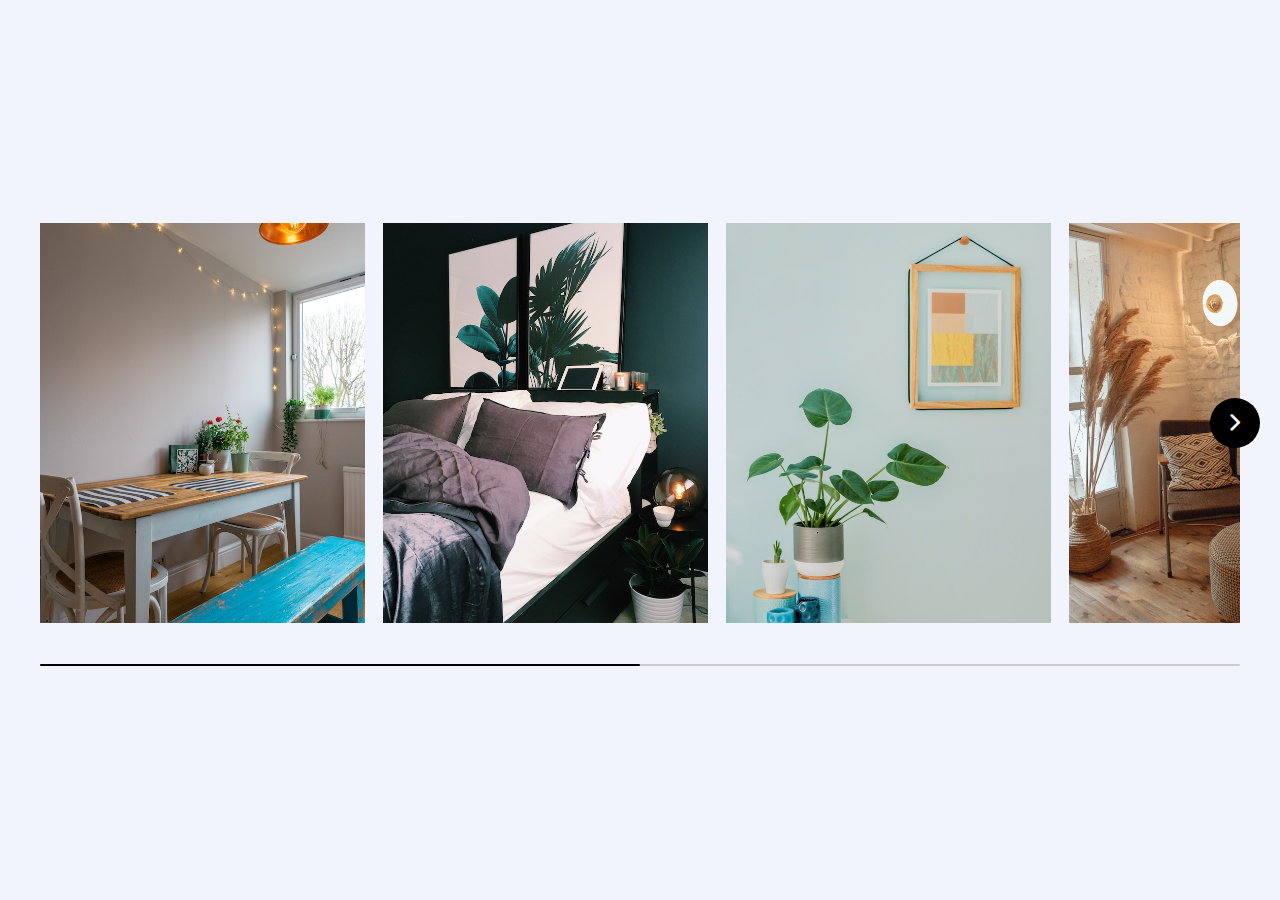
<file: image-slider/index.html>
<!DOCTYPE html>
<html lang="en">
<head>
    <meta charset="UTF-8">
    <meta name="viewport" content="width=device-width, initial-scale=1.0">
    <title>Image Slider</title>
    <link rel="stylesheet" href="style.css">
    <link rel="stylesheet" href="https://fonts.googleapis.com/css2?family=Material+Symbols+Rounded:opsz,wght,FILL,GRAD@48,400,0,0">
    <script src="script.js" defer></script>
</head>
<body>

    <div class="container">
        <div class="slider-wrapper">
            <button id="prev-slide" class="slide-button material-symbols-rounded">chevron_left</button>
            <div class="image-list">
                <img src="images/img-1.jpg" class="image-item">
                <img src="images/img-2.jpg" class="image-item">
                <img src="images/img-3.jpg" class="image-item">
                <img src="images/img-4.jpg" class="image-item">
                <img src="images/img-5.jpg" class="image-item">
                <img src="images/img-6.jpg" class="image-item">
                <img src="images/img-7.jpg" class="image-item">
                <img src="images/img-8.jpg" class="image-item">
                <img src="images/img-9.jpg" class="image-item">
                <img src="images/img-10.jpg" class="image-item">
            </div>
            <button id="next-slide" class="slide-button material-symbols-rounded">chevron_right</button>
        </div>

        <div class="slider-scrollbar">
            <div class="scrollbar-track">
                <div class="scrollbar-thumb"></div>
            </div>
        </div>
    </div>

    


    
</body>
</html>
</file>
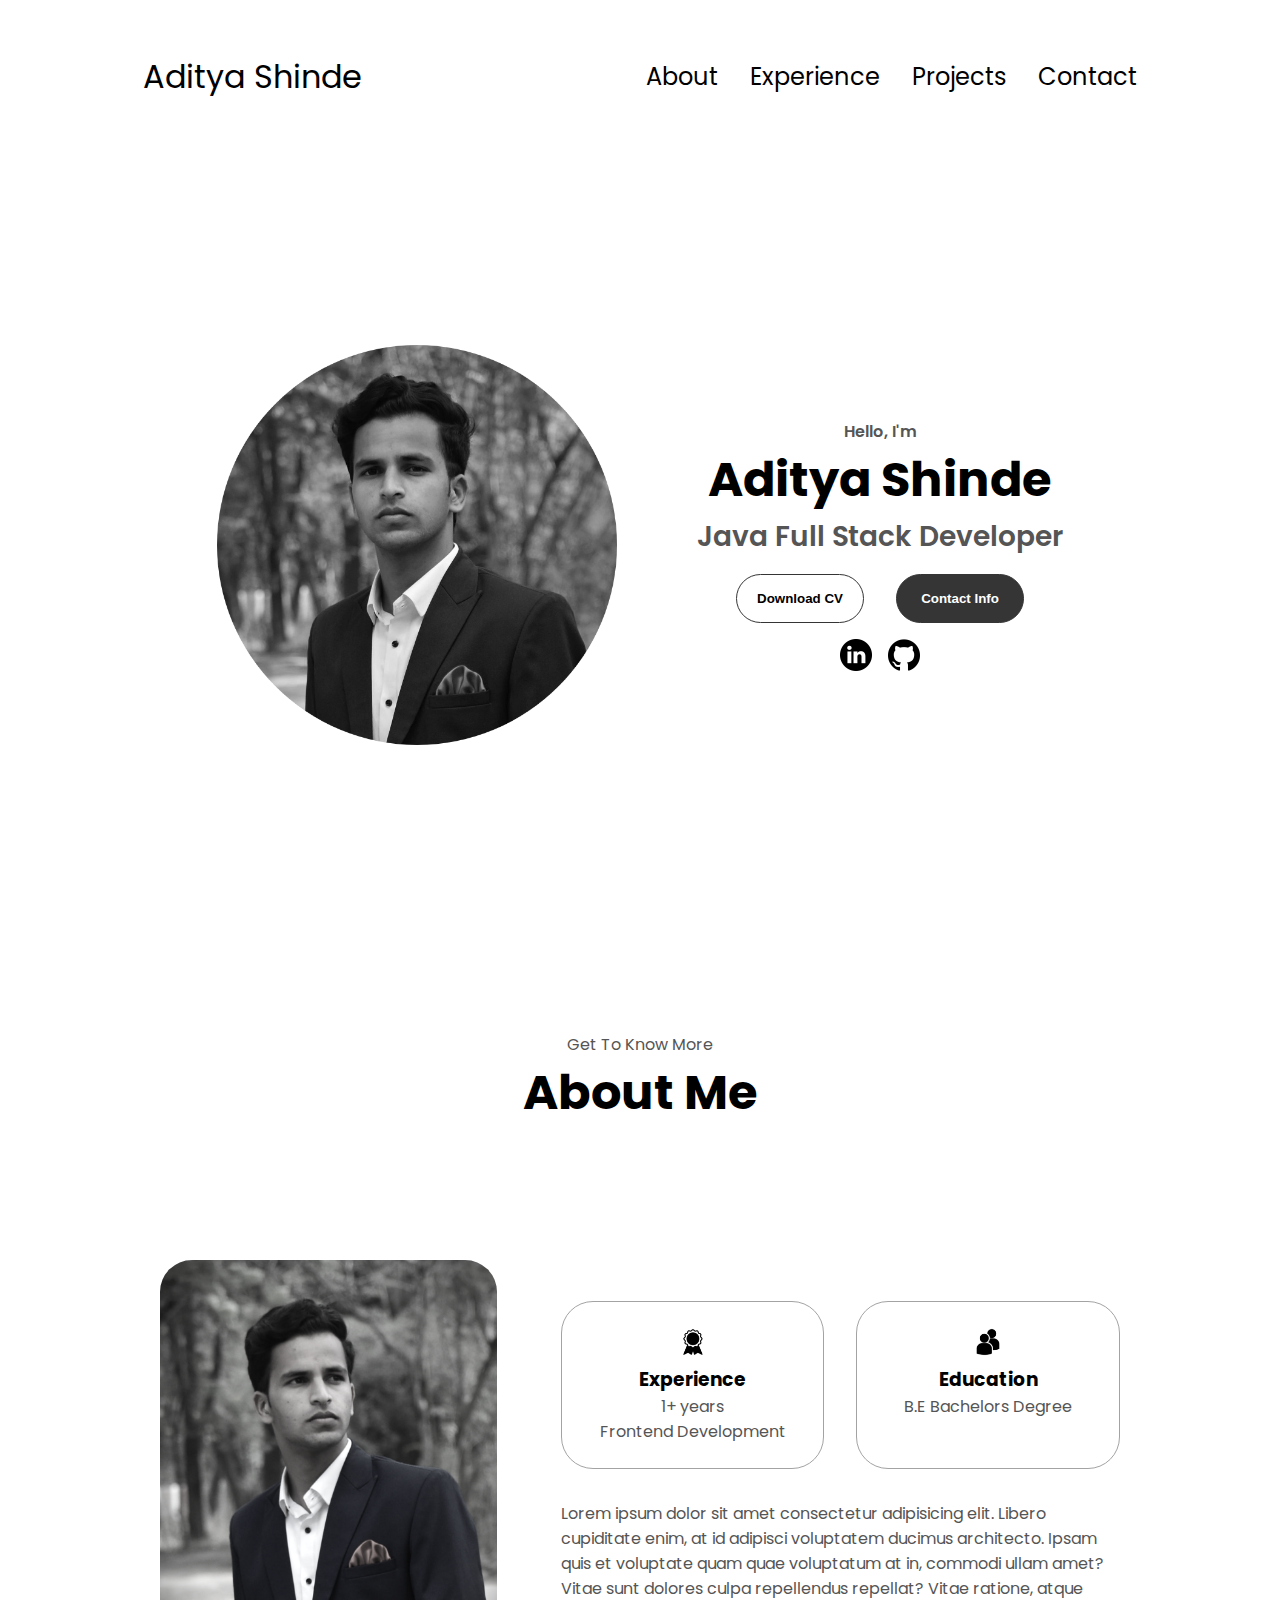
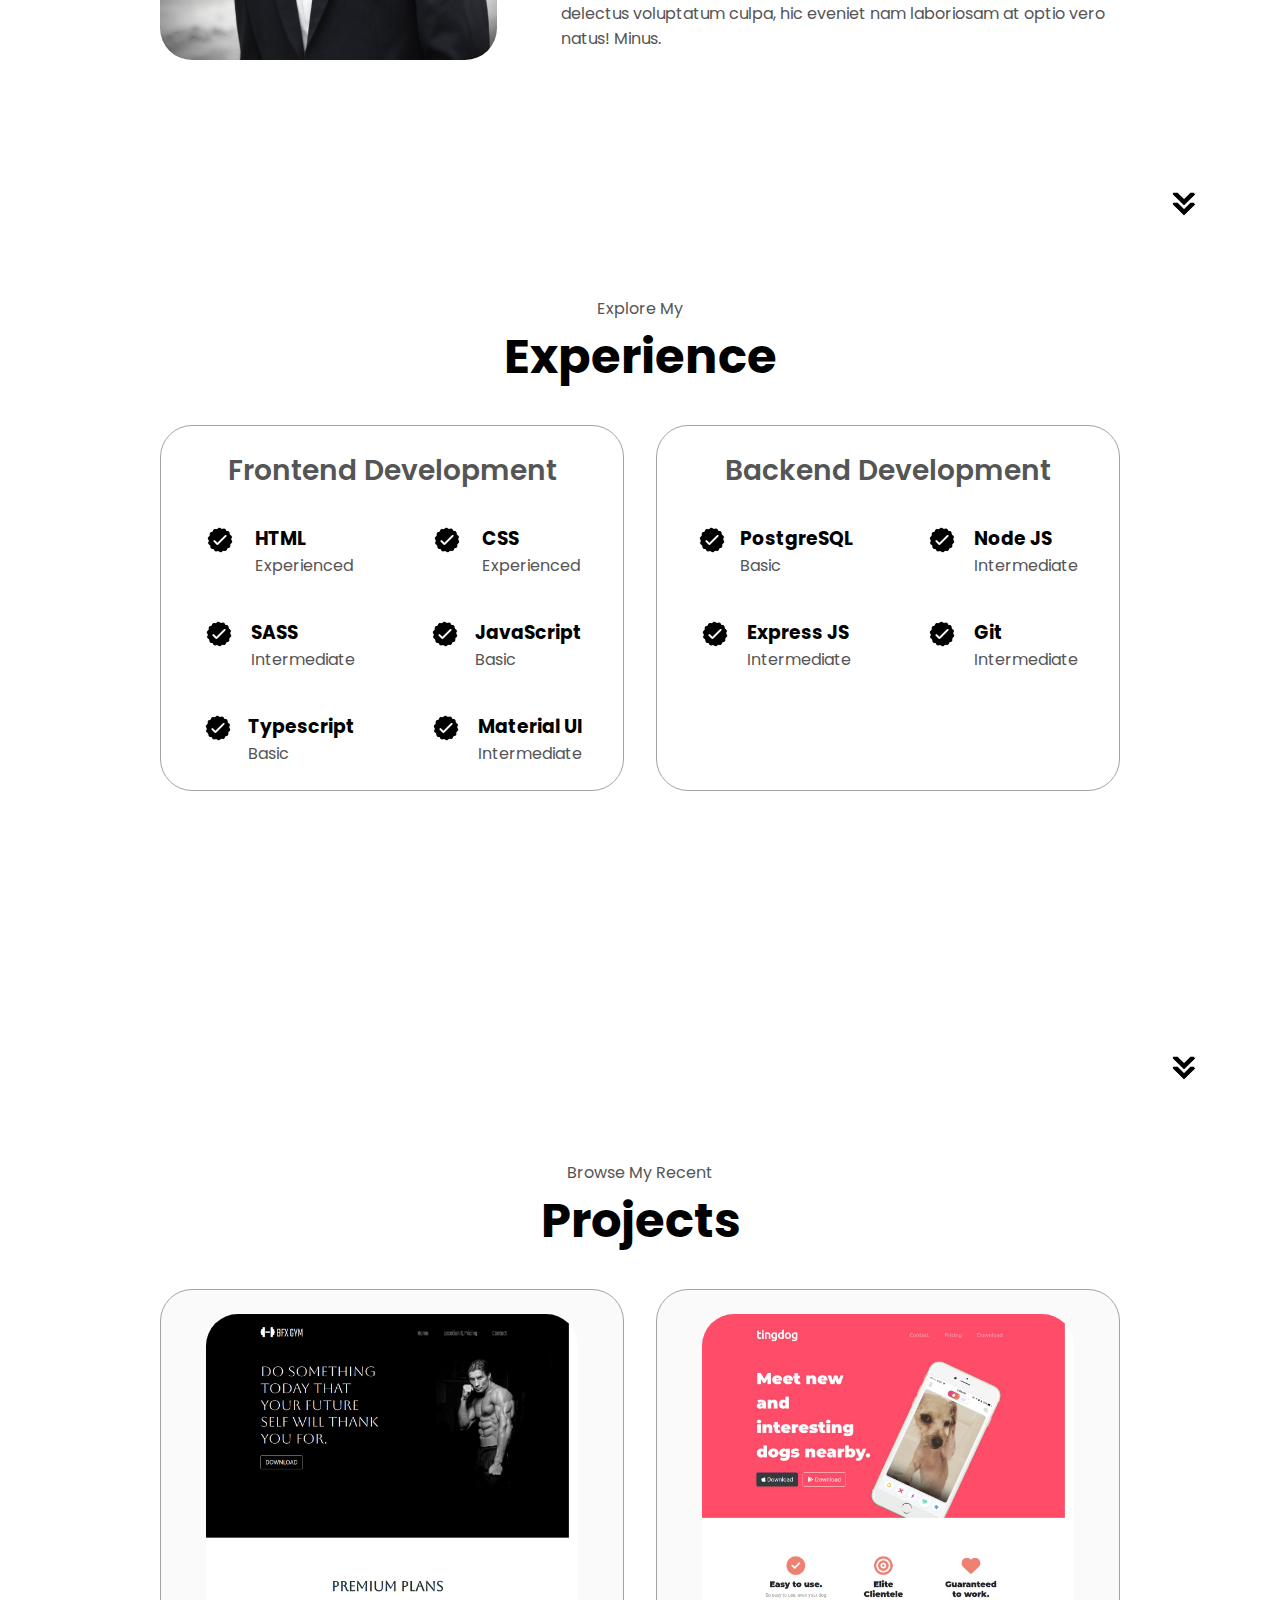
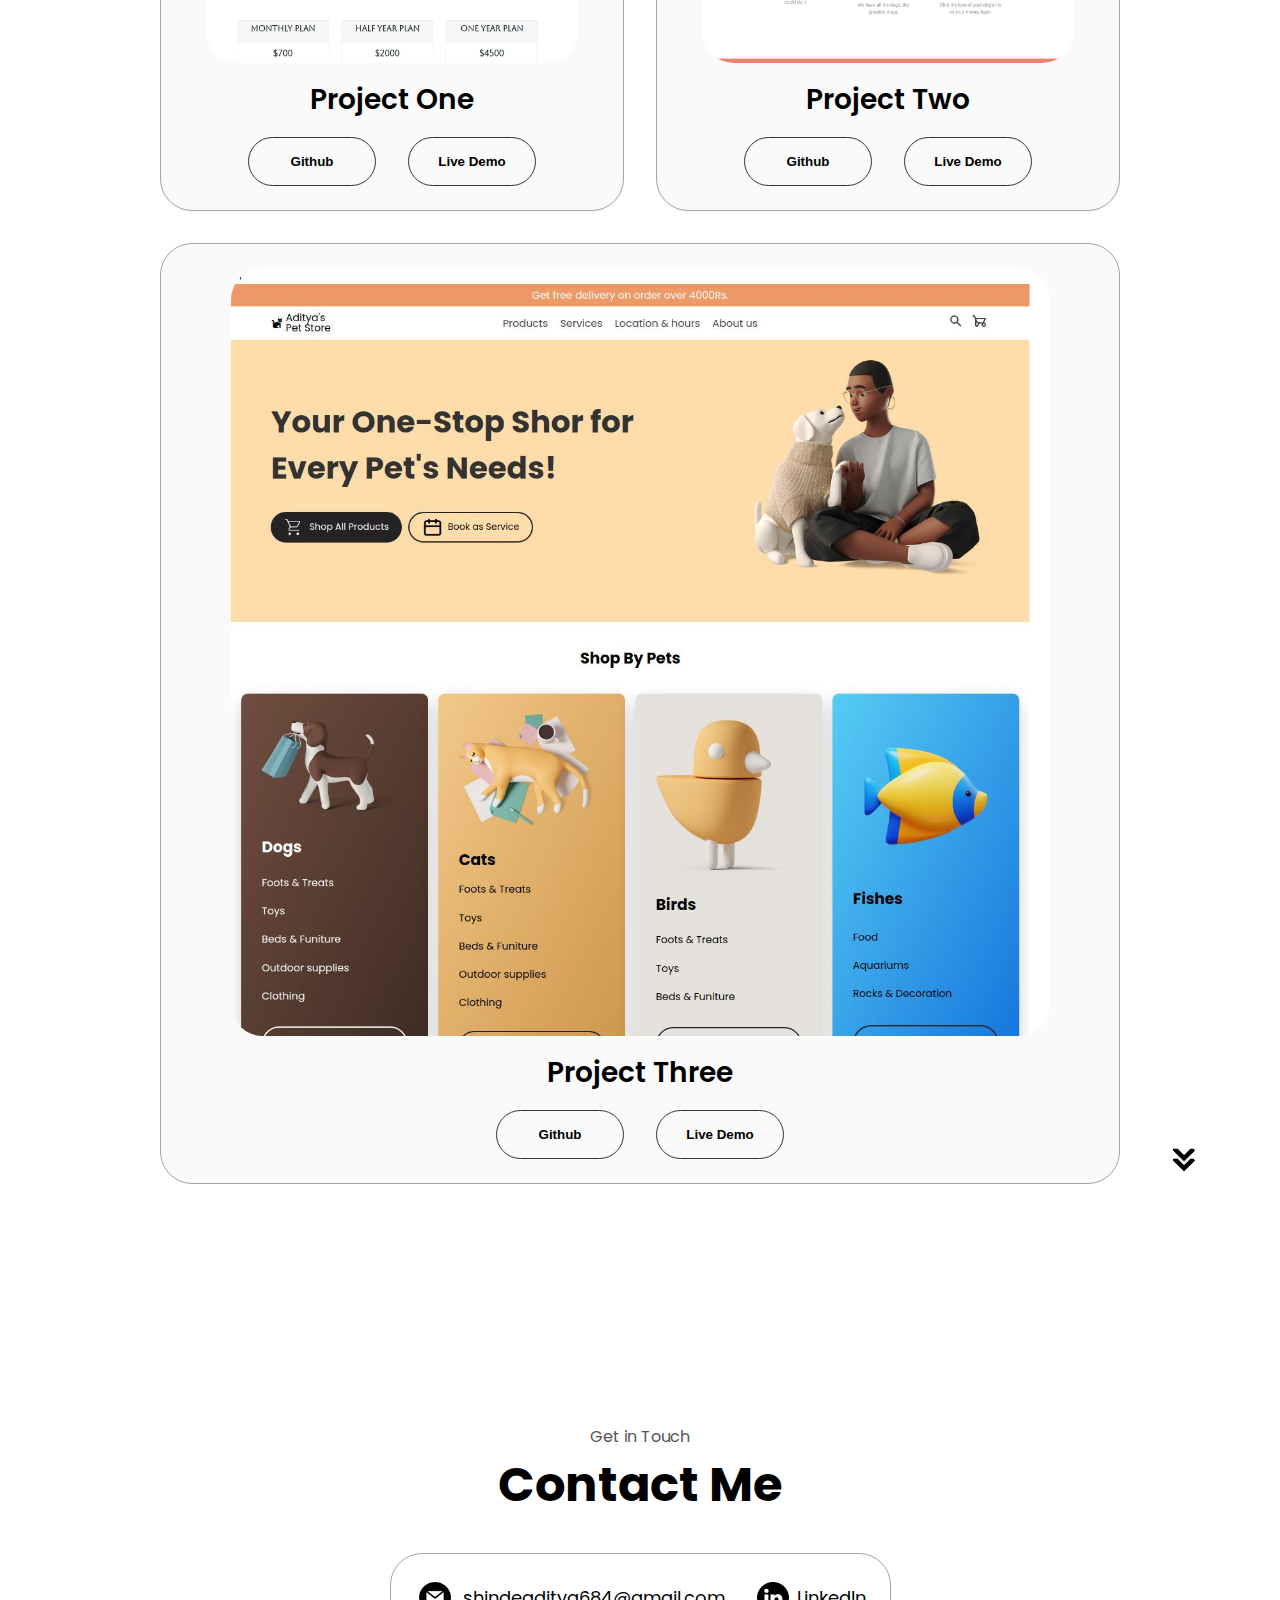
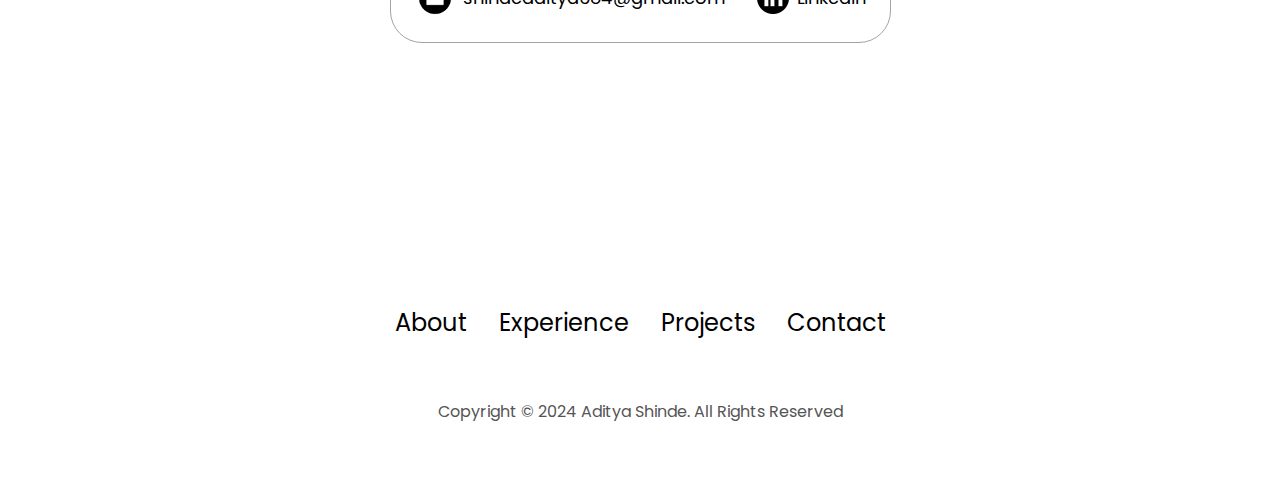
<file: Portfolio-Website/index.html>
<!DOCTYPE html>
<html lang="en">
<head>
    <meta charset="UTF-8">
    <meta name="viewport" content="width=device-width, initial-scale=1.0">
    <title>My Portfolio</title>
    <link rel="stylesheet" href="style.css">
    <link rel="stylesheet" href="mediaqueries.css">
</head>
<body>
    <nav id="desktop-nav">
        <div class="logo">Aditya Shinde</div>
        <div>
          <ul class="nav-links">
            <li><a href="#about">About</a></li>
            <li><a href="#experience">Experience</a></li>
            <li><a href="#projects">Projects</a></li>
            <li><a href="#contact">Contact</a></li>
          </ul>
        </div>
      </nav>
      <nav id="hamburger-nav">
        <div class="logo">Aditya Shinde</div>
        <div class="hamburger-menu">
          <div class="hamburger-icon" onclick="toggleMenu()">
            <span></span>
            <span></span>
            <span></span>
          </div>
          <div class="menu-links">
            <li><a href="#about" onclick="toggleMenu()">About</a></li>
            <li><a href="#experience" onclick="toggleMenu()">Experience</a></li>
            <li><a href="#projects" onclick="toggleMenu()">Projects</a></li>
            <li><a href="#contact" onclick="toggleMenu()">Contact</a></li>
          </div>
        </div>
      </nav>

      <section id="profile">
        <div class="section__pic-container">
            <img src="assets/my-img.png" alt="Aditya Profile Picture">
        </div>
        <div class="section__text">
            <p class="section__text__p1">Hello, I'm</p>
            <h1 class="title">Aditya Shinde</h1>
            <p class="section__text__p2">Java Full Stack Developer</p>
            <div class="btn-container">
                <button class="btn btn-color-2" onclick="window.open('./assets/resume-example.pdf')">Download CV</button>

                <button class="btn btn-color-1" onclick="location.href='./#contact'">Contact Info</button>
            </div>
            <div id="socials-container">
                <img src="assets/linkedin.png" alt="My Linkedin profile" class="icon" onclick="location.href='https://www.linkedin.com/in/aditya-shinde-18000522a/'">

                <img src="assets/github.png" alt="My Github profile" class="icon" onclick="location.href='https://github.com/shindeaditya685'">
            </div>
        </div>
      </section>

      <section id="about">
        <p class="section__text__p1"> Get To Know More</p>
        <h1 class="title">About Me</h1>
        <div class="section-container">
            <div class="section__pic-container">
                <img src="assets/about-pic-2.png" alt="Profile Picture" class="about-pic"/>
            </div>
            <div class="about-details-container">
                <div class="about-containers">
                    <div class="details-container">
                        <img src="assets/experience.png" alt="Experience icon" class="icon"/>

                        <h3>Experience</h3>
                        <p>1+ years <br> Frontend Development</p>
                    </div>
                    <div class="details-container">
                        <img src="assets/education.png" alt="education icon" class="icon"/>

                        <h3>Education</h3>
                        <p>B.E Bachelors Degree</p>
                    </div>
                </div>
                <div class="text-container">
                    <p>Lorem ipsum dolor sit amet consectetur adipisicing elit. Libero cupiditate enim, at id adipisci voluptatem ducimus architecto. Ipsam quis et voluptate quam quae voluptatum at in, commodi ullam amet? Vitae sunt dolores culpa repellendus repellat? Vitae ratione, atque delectus voluptatum culpa, hic eveniet nam laboriosam at optio vero natus! Minus.</p>
                </div>
            </div>
        </div>
        <img src="assets/arrow.png" alt="Arrow icon" class="icon arrow" onclick="location.href='./#experience'">
      </section>

      <section id="experience">
        <p class="section__text__p1">Explore My</p>
        <h1 class="title">Experience</h1>
        <div class="experience-details-container">
            <div class="about-containers">
                <div class="details-container">
                    <h2 class="experience-sub-title">Frontend Development</h2>
                    <div class="article-container">
                        <article>
                            <img src="assets/checkmark.png" alt="Experience icon" class="icon">
                            <div>
                                <h3>HTML</h3>
                                <p>Experienced</p>
                            </div>
                        </article>

                        <article>
                            <img src="assets/checkmark.png" alt="Experience icon" class="icon">
                            <div>
                                <h3>CSS</h3>
                                <p>Experienced</p>
                            </div>
                        </article>

                        <article>
                            <img src="assets/checkmark.png" alt="Experience icon" class="icon">
                            <div>
                                <h3>SASS</h3>
                                <p>Intermediate</p>
                            </div>
                        </article>

                        <article>
                            <img src="assets/checkmark.png" alt="Experience icon" class="icon">
                            <div>
                                <h3>JavaScript</h3>
                                <p>Basic</p>
                            </div>
                        </article>

                        <article>
                            <img src="assets/checkmark.png" alt="Experience icon" class="icon">
                            <div>
                                <h3>Typescript</h3>
                                <p>Basic</p>
                            </div>
                        </article>

                        <article>
                            <img src="assets/checkmark.png" alt="Experience icon" class="icon">
                            <div>
                                <h3>Material UI</h3>
                                <p>Intermediate</p>
                            </div>
                        </article>
                    </div>
                </div>
                <div class="details-container">
                    <h2 class="experience-sub-title">Backend Development</h2>
                    <div class="article-container">
                        <article>
                            <img src="assets/checkmark.png" alt="Experience icon" class="icon">
                            <div>
                                <h3>PostgreSQL</h3>
                                <p>Basic</p>
                            </div>
                        </article>

                        <article>
                            <img src="assets/checkmark.png" alt="Experience icon" class="icon">
                            <div>
                                <h3>Node JS</h3>
                                <p>Intermediate</p>
                            </div>
                        </article>

                        <article>
                            <img src="assets/checkmark.png" alt="Experience icon" class="icon">
                            <div>
                                <h3>Express JS</h3>
                                <p>Intermediate</p>
                            </div>
                        </article>

                        <article>
                            <img src="assets/checkmark.png" alt="Experience icon" class="icon">
                            <div>
                                <h3>Git</h3>
                                <p>Intermediate</p>
                            </div>
                        </article>
                    </div>
                </div>
            </div>
        </div>
        <img src="assets/arrow.png" alt="Arrow icon" class="icon arrow" onclick="location.href='./#projects'"/>
        
      </section>
    
      <section id="projects">
        <p class="section__text__p1">Browse My Recent</p>
        <h1 class="title">Projects</h1>
        <div class="experience-details-container">
            <div class="about-containers">
                <div class="details-container color-container">
                    <div class="article-container">
                        <img src="assets/bfx-web.jpg" alt="Project 1" class="project-img">
                    </div>
                    <h2 class="experience-sub-title project-title">Project One</h2>
                    <div class="btn-container">
                        <button class="btn btn-color-2 prject-btn" onclick="location.href='https://github.com/shindeaditya685/BFX-GYM'">Github</button>

                        <button class="btn btn-color-2 prject-btn" onclick="location.href='https://shindeaditya685.github.io/BFX-GYM/'">Live Demo</button>
                    </div>
                </div>
                <div class="details-container color-container">
                    <div class="article-container">
                        <img src="assets/tindog-page.jpg" alt="Project 2" class="project-img">
                    </div>
                    <h2 class="experience-sub-title project-title">Project Two</h2>
                    <div class="btn-container">
                        <button class="btn btn-color-2 prject-btn" onclick="location.href='https://github.com/shindeaditya685/tindog-adityashinde'">Github</button>

                        <button class="btn btn-color-2 prject-btn" onclick="location.href='https://shindeaditya685.github.io/tindog-adityashinde/'">Live Demo</button>
                    </div>
                </div>
                <div class="details-container color-container">
                <div class="article-container">
                    <img src="assets/pet-store.jpg" alt="Project 3" class="project-img">
                </div>
                <h2 class="experience-sub-title project-title">Project Three</h2>
                <div class="btn-container">
                    <button class="btn btn-color-2 prject-btn" onclick="location.href='https://github.com/shindeaditya685/pet-store'">Github</button>

                    <button class="btn btn-color-2 prject-btn" onclick="location.href='https://shindeaditya685.github.io/pet-store/'">Live Demo</button>
                </div>
            </div>
        </div>
        </div>
        <img src="assets/arrow.png" alt="Arrow icon" class="icon arrow" onclick="location.href='./#experience'">
      </section>

      <section id="contact">
        <p class="section__text__p1">Get in Touch</p>
        <h1 class="title">Contact Me</h1>
        <div class="contact-info-upper-container">
            <div class="contact-info-container">
                <img src="assets/email.png" alt="Email icon" class="icon contact-icon email-icon">
                <p><a href="mailto:shindeaditya684@gmail.com">shindeaditya684@gmail.com</a></p>
            </div>

            <div class="contact-info-container">
                <img src="assets/linkedin.png" alt="Linkedin icon" class="icon contact-icon">
                <p><a href="https://www.linkedin.com/in/aditya-shinde-18000522a/">LinkedIn</a></p>
            </div>
        </div>
      </section>
      <footer>
            <nav>
                <div class="nav-links-container">
                    <ul class="nav-links">
                        <li><a href="#about">About</a></li>
                        <li><a href="#experience">Experience</a></li>
                        <li><a href="#projects">Projects</a></li>
                        <li><a href="#contact">Contact</a></li>
                      </ul>
                </div>
                
            </nav>
            <p>Copyright &#169; 2024 Aditya Shinde. All Rights Reserved </p>
      </footer>
    <script src="script.js"></script>
</body>
</html>
</file>
<file: image-slider/style.css>
* {
    margin: 0;
    padding: 0;
    box-sizing: border-box;
}

body {
    display: flex;
    align-items: center;
    justify-content: center;
    min-height: 100vh;
    background: #f1f4fd;
}

.container {
    max-width: 1200px;
    width: 95%;
}

.slider-wrapper {
    position: relative;
}

.slider-wrapper .slide-button {
    position: absolute;
    top: 50%;
    height: 50px;
    width: 50px;
    color: #fff;
    background-color: #000;
    border-radius: 50%;
    border: none;
    outline: none;
    cursor: pointer;
    font-size: 2.2rem;
    transform: translateY(-50%);
}

.slider-wrapper .slide-button:hover {
    background: #444;
}

.slider-wrapper .slide-button#prev-slide {
    left: -20px;
    display: none;
}

.slider-wrapper .slide-button#next-slide {
    right: -20px;
}

.slider-wrapper .image-list {
    display: grid;
    gap: 18px;
    font-size: 0;
    margin-bottom: 30px;
    overflow-x: auto;
    scrollbar-width: none;
    grid-template-columns: repeat(10, 1fr);
}

.slider-wrapper .image-list::-webkit-scrollbar {
    display: none;
}

.slider-wrapper .image-list .image-item {
    width: 325px;
    height: 400px;
    object-fit: cover;
}

.container .slider-scrollbar {
    height: 24px;
    width: 100%;
    /* background-color: red; */
    display: flex;
    align-items: center;
}

.slider-scrollbar .scrollbar-track {
    height: 2px;
    width: 100%;
    background: #ccc;
    position: relative;
    border-radius: 4px;
}


.slider-scrollbar:hover .scrollbar-track {
    height: 4px;
}

.slider-scrollbar .scrollbar-thumb {
    position: absolute;
    height: 100%;
    width: 50%;
    background: #000;
    border-radius: inherit;
    cursor: grab;
}

.slider-scrollbar .scrollbar-thumb:active {
    cursor: grabbing;
    height: 8px;
    top: -2px;
}

.slider-scrollbar .scrollbar-thumb::after {
    content: "";
    position: absolute;
    left: 0;
    right: 0;
    top: -10px;
    bottom: -10px;
}


@media (max-width: 1023px) {
    .slider-wrapper .slide-button {
        display: none!important;
    }

    .slider-wrapper .image-list {
        gap: 10px;
        margin-bottom:  15px;
    }

    .slider-wrapper .image-list .image-item {
        width: 280px;
        height: 380px;
    }

    .slider-scrollbar .scrollbar-thumb {
        width: 20%;
    }
}
</file>
<file: Portfolio-Website/style.css>
/* GENERAL STYING */
@import url('https://fonts.googleapis.com/css2?family=Poppins:wght@300;400;500;600&display=swap');

* {
    margin: 0;
    padding: 0;
}

body {
    font-family: 'Poppins', sans-serif;
}

html {
    scroll-behavior: smooth;
}

p {
    color: rgb(85, 85, 85);
}

/* TRANSITION */

a, .btn {
    transition: all 300ms ease;
}


/* DESKTOP NAV */

nav, .nav-links {
    display: flex;
}

nav {
    justify-content: space-around;
    align-items: center;
    height: 17vh;
}

.nav-links {
    gap: 2rem;
    list-style: none;
    font-size: 1.5rem;
}

a {
    color: black;
    text-decoration: none;
    text-decoration-color: white;
}

a:hover {
    color: gray;
    text-decoration: underline;
    text-underline-offset: 1rem;
    text-decoration-color: rgb(181, 181, 181);
}

.logo {
    font-size: 2rem;
}

.logo:hover {
    cursor: default;
}

/* HAMEBURGER MENU */

#hamburger-nav {
    display: none;
}

.hamburger-menu {
    position: relative;
    display: inline-block;
}


.hamburger-icon {
    display: flex;
    flex-direction: column;
    justify-content: space-between;
    height: 24px;
    width: 30px;
    cursor: pointer;
}

.hamburger-icon span {
    width: 100%;
    height: 2px;
    background-color: black;
    transition: all 0.3 ease-in-out;
}

.menu-links {
    position: absolute;
    top: 100%;
    right: 0;
    background-color: white;
    width: fit-content;
    max-height: 0;
    overflow: hidden;
    transition: all 0.3 ease-in-out;
}

.menu-links a {
    display: block;
    padding: 10px;
    text-align: center;
    font-size: 1.5rem;
    color: black;
    text-decoration: none;
    transition: all 0.3 ease-in-out;
}

.menu-links li {
    list-style: none;
}

.menu-links.open {
    max-height: 300px;
}

.hamburger-icon.open span:first-child {
    transform: rotate(45deg) translate(10px, 5px);
}

.hamburger-icon.open span:nth-child(2) {
    opacity: 0;
}

.hamburger-icon.open span:last-child {
    transform: rotate(-45deg) translate(10px, -5px);
}

.hamburger-icon span:first-child {
    transform: none;
}

.hamburger-icon span:first-child {
    opacity: 1;
}

.hamburger-icon span:first-child {
    transform: none;
}

/* SECTIONS */

section {
    padding-top: 4vh;
    height: 96vh;
    margin: 0 10rem;
    box-sizing: border-box;
    min-height: fit-content;
}

.section-container {
    display: flex;
}

/* PROFILE SECTION */

#profile {
    display: flex;
    justify-content: center;
    gap: 5rem;
    height: 80vh;
}

.section__pic-container {
    display: flex;
    height: 400px;
    width: 400px;
    margin: auto 0;
}

.section__text {
    align-self: center;
    text-align: center;
}

.section__text p {
    font-weight: 600;
}

.section__text__p1 {
    text-align: center;
}

.section__text__p2 {
    font-size: 1.75rem;
    margin-bottom: 1rem;
}

.title {
    font-size:  3rem;
    text-align: center;
}

#socials-container {
    display: flex;
    justify-content: center;
    margin-top: 1rem;
    gap: 1rem;
}

/* ICONS */

.icon {
    cursor: pointer;
    height: 2rem;
}


/* BUTTONS */

.btn-container {
    display: flex;
    justify-content: center;
    gap:  1rem;
}

.btn {
    font-weight: 600;
    transition: all 300ms ease;
    padding: 1rem;
    width: 8rem;
    border-radius: 2rem;
}

.btn-color-1, .btn-color-2 {
    border: rgb(53, 53, 53) 0.1rem solid;
}

.btn-color-1:hover, .btn-color-2:hover {
    cursor: pointer;
}

.btn-color-1, .btn-color-2:hover {
    background: rgb(53, 53, 53);
    color: white;
}

.btn-color-1:hover {
    background: rgb(0,0,0);
}

.btn-color-2 {
    background: none;
}

.btn-color-3:hover {
    border: rgb(255, 255, 255) 0.1rem solid;
}

.btn-container {
    gap: 2rem;
    /* margin-left: 15px;
    display: flex; */
}


/* ABOUT SECTION  */

#about {
    position: relative;
}

.about-containers {
    gap: 2rem;
    margin-bottom: 2rem;
    margin-top: 2rem;
}

.about-details-container {
    justify-content: center;
    flex-direction: column;
}

.about-containers, .about-details-container {
    display: flex;
}

.about-pic {
    border-radius: 2rem;
}

.arrow {
    position: absolute;
    right: -5rem;
    bottom: 2.5rem;
}

.details-container {
    padding: 1.5rem;
    flex: 1;
    background: white;
    border-radius: 2rem;
    border: rgb(53, 53, 53) 0.1rem solid;
    border-color: rgb(163, 163, 163);
    text-align: center;
}

.section-container {
    gap: 4rem;
    height: 80%;
}

.section__pic-container {
    height: 400px;
    width: 400px;
    margin: auto 0;
}

/* EXPERIENCE SECTION  */

#experience {
    position: relative;
}


.experience-sub-title {
    color: rgb(85, 85, 85);
    font-weight: 600;
    font-size: 1.75rem;
    margin-bottom: 2rem;
}

.experience-details-container {
    display: flex;
    justify-content: center;
    flex-direction: column;
}

.article-container {
    display: flex;
    text-align: initial;
    flex-wrap: wrap;
    flex-direction: row;
    gap: 2.5rem;
    justify-content: space-around;
}

article {
    display: flex;
    width: 10rem;
    justify-content: space-around;
    gap: 0.5rem;
}

article .icon {
    cursor: default;
}

/* PROJECTS SECTION */

#projects {
    position: relative;
}

.color-container {
    border-color: rgb(163, 163, 163);
    background: rgb(250, 250, 250);
}

.project-img {
    border-radius: 2rem;
    width: 90%;
    height: 90%;
}

.project-title {
    margin: 1rem;
    color: black;
}

.project-btn {
    color: black;
    border-color: rgb(163, 163, 163);
}


/* CONTACT SECTION*/

#contact {
    display: flex;
    justify-content: center;
    flex-direction: column;
    height: 70vh;
}

.contact-info-upper-container {
    display: flex;
    justify-content: center;
    border-radius: 2rem;
    border: rgb(53, 53, 53) 0.1rem solid;
    border-color: rgb(163, 163, 163);
    background: rgb(255, 255, 255);
    margin: 2rem auto;
    padding: 0.5rem;
}

.contact-info-container {
    display: flex;
    align-items: center;
    justify-content: center;
    gap: 0.5rem;
    margin: 1rem;
}

.contact-info-container p {
    font-size: large;
}

.contact-icon {
    cursor: default;
    height: 2rem;
}

.email-icon {
    height: 2.5rem;
}

/* FOOTER SECTION */

footer {
    height: 26vh;
    margin: 0 1rem;
}

footer p {
    text-align: center;
}
</file>
<file: Portfolio-Website/mediaqueries.css>
@media screen and (max-width: 1400px) {
    #profile {
        height: 83vh;
        margin-bottom: 6rem;
    }
    .about-containers {
        flex-wrap: wrap;
    }
}



@media screen and (max-width: 1200px) {
    #desktop-nav {
        display: none;
    }

    #hamburger-nav {
        display: flex;
    }

    #experience, .experience-details-container {
        margin-top: 2rem;
    }

    #profile, .section-container {
        display: block;
    }

    .arrow {
        display: none;
    }

    section, .section-container {
        height: fit-content;
    }

    section {
        margin: 0 5%;
    }

    .section__pic-container {
        width: 275px;
        height: 275px;
        margin: 0 auto 2rem;
    }

    .about-containers {
        margin-top: 0;
    }
}

@media screen and (max-width: 600px) {
    #contact, footer {
        height: 40vh;
    }

    #profile {
        height: 83vh;
        margin-bottom: 0;
    }

    article {
        font-size: 1rem;
    }

    footer nav {
        height: fit-content;
        margin-bottom: 2rem;
    }

    .about-containers, 
    .contact-info-upper-container, 
    .btn-container {
        flex-wrap: wrap;
    }

    .contact-info-container {
        margin: 0;
    }

    .contact-info-container p, .nav-links li a {
        font-size: 1rem;
    }

    .experience-sub-title {
        font-size: 1.25rem;
    }

    .logo {
        font-size: 1.5rem;
    }

    .nav-links {
        flex-direction: column;
        gap: 0.5rem;
        text-align: center;
    }

    .section__pic-container {
        width: auto;
        height: 46vw;
        justify-content: center;
    }

    .section__text__p2 {
        font-size: 1.25rem;
    }

    .title {
        font-size: 2rem;
    }

    .text-container {
        text-align: justify;
    }
}
</file>
